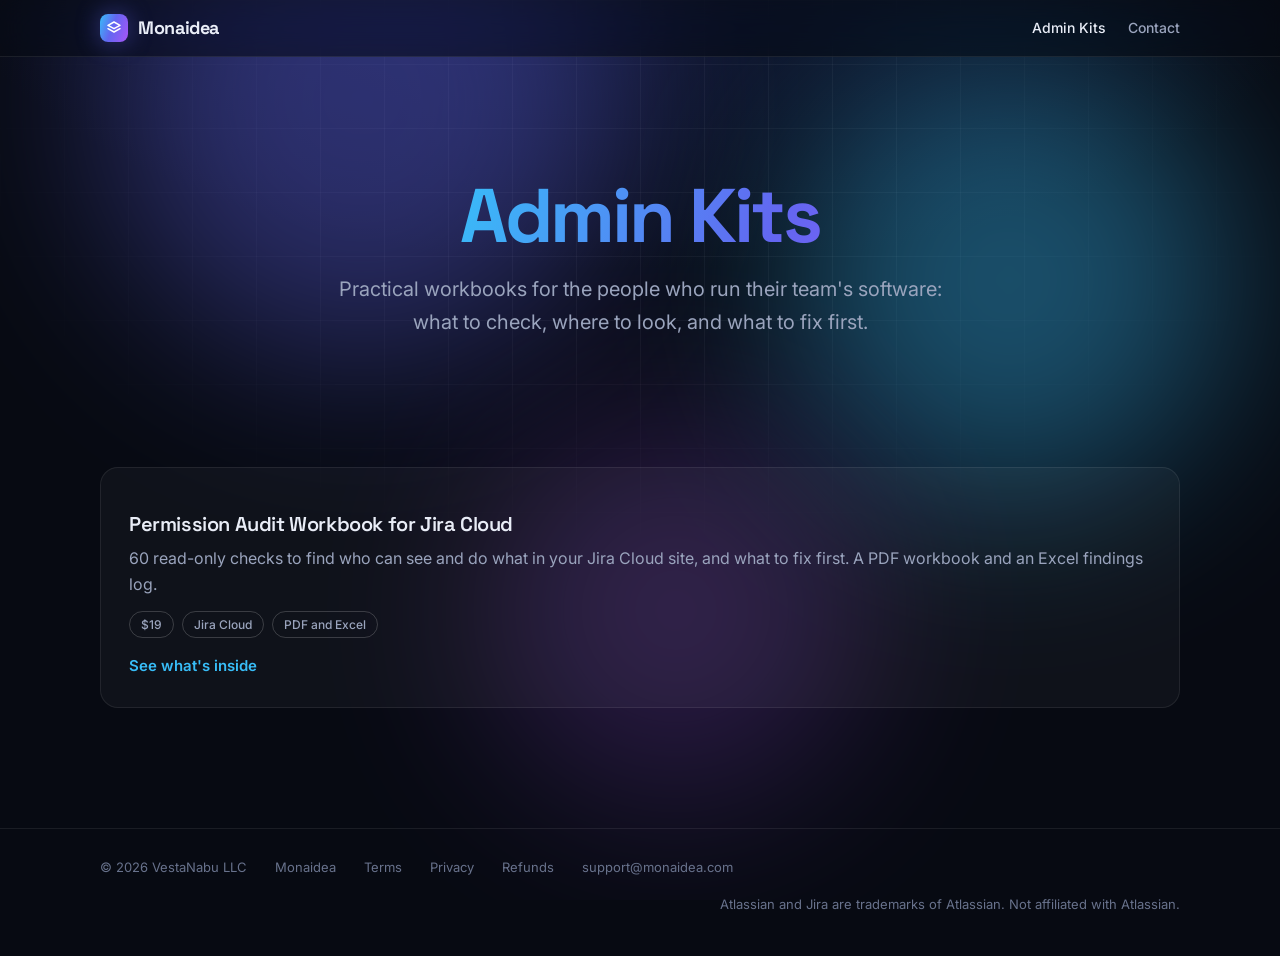
<file: index.html>
<!doctype html><html lang="en"><head><meta charset="utf-8"><meta name="viewport" content="width=device-width,initial-scale=1">
<title>Admin Kits · Monaidea</title><meta name="description" content="Admin Kits by Monaidea: practical workbooks for the people who run their team's software. First: a permission audit workbook for Jira Cloud."><meta name="theme-color" content="#070a12">
<link rel="canonical" href="https://adminkits.monaidea.com/">
<link rel="icon" href="data:image/svg+xml,%3Csvg xmlns='http://www.w3.org/2000/svg' viewBox='0 0 24 24'%3E%3Crect width='24' height='24' rx='6' fill='%236366f1'/%3E%3Cpath d='M12 5 5 9l7 4 7-4-7-4Zm-7 8 7 4 7-4' fill='none' stroke='white' stroke-width='2' stroke-linejoin='round'/%3E%3C/svg%3E">
<link rel="stylesheet" href="/style.css"></head><body>
<div class="sky" aria-hidden="true"><div class="orb o1"></div><div class="orb o2"></div><div class="orb o3"></div></div>
<nav><div class="nav-in"><a class="brand" href="https://www.monaidea.com/"><span class="mark"><svg viewBox="0 0 24 24" fill="none" stroke="#fff" stroke-width="2.2" stroke-linecap="round" stroke-linejoin="round"><path d="M12 3 3 8l9 5 9-5-9-5Z"/><path d="m3 13 9 5 9-5"/></svg></span>Monaidea</a><div class="nav-links"><a href="/" aria-current="page">Admin Kits</a><a href="https://www.monaidea.com/#contact">Contact</a></div></div></nav>
<main>
<section class="hero"><h1><span class="grad">Admin Kits</span></h1>
<p class="lede">Practical workbooks for the people who run their team's software: what to check, where to look, and what to fix first.</p></section>
<section aria-label="Kits"><div class="grid">
<a class="card" href="/jira-permission-audit/"><h3>Permission Audit Workbook for Jira Cloud</h3>
<p>60 read-only checks to find who can see and do what in your Jira Cloud site, and what to fix first. A PDF workbook and an Excel findings log.</p>
<div class="chips"><span class="chip">$19</span><span class="chip">Jira Cloud</span><span class="chip">PDF and Excel</span></div>
<span class="more">See what's inside</span></a>
</div></section>
</main>
<footer><div class="foot"><span>© 2026 VestaNabu LLC</span><a href="https://www.monaidea.com/">Monaidea</a><a href="https://www.monaidea.com/terms/">Terms</a><a href="https://www.monaidea.com/privacy/">Privacy</a><a href="https://www.monaidea.com/refunds/">Refunds</a><a href="mailto:support@monaidea.com">support@monaidea.com</a><span class="r">Atlassian and Jira are trademarks of Atlassian. Not affiliated with Atlassian.</span></div></footer>
</body></html>
</file>
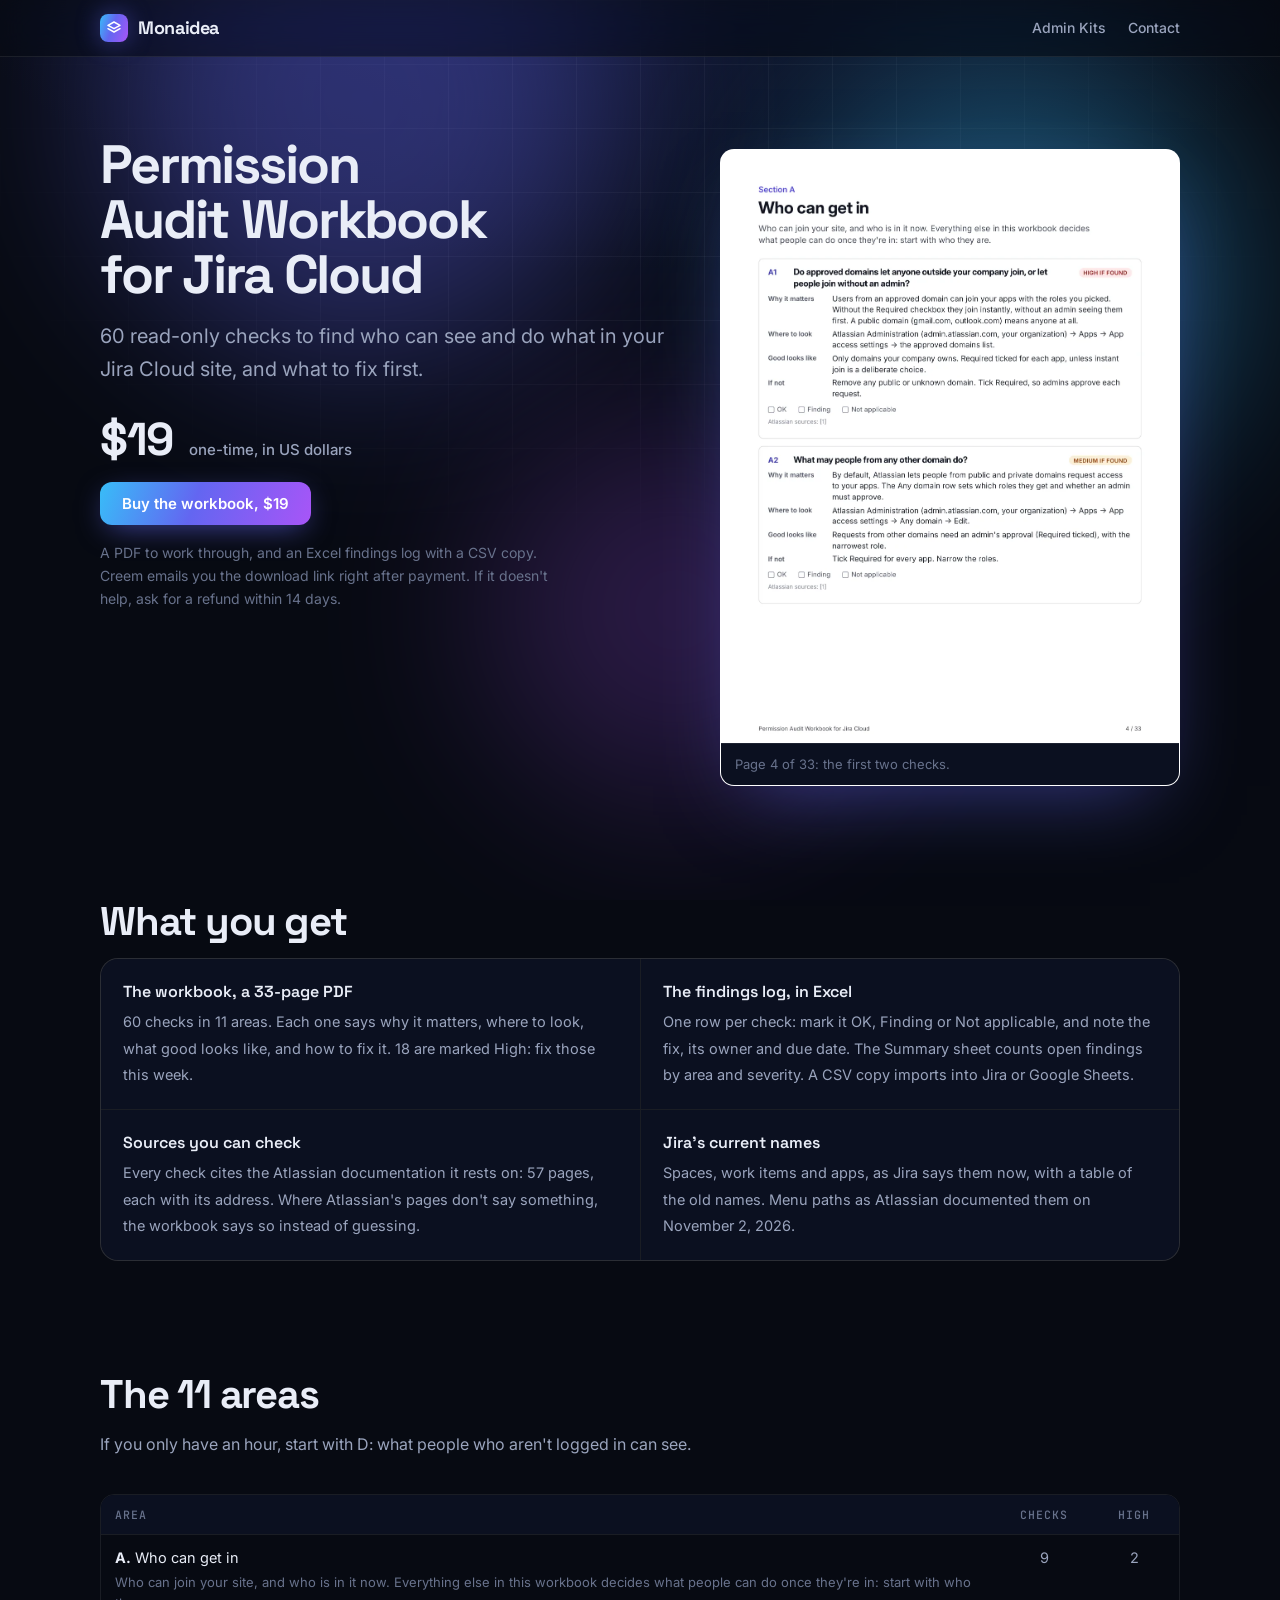
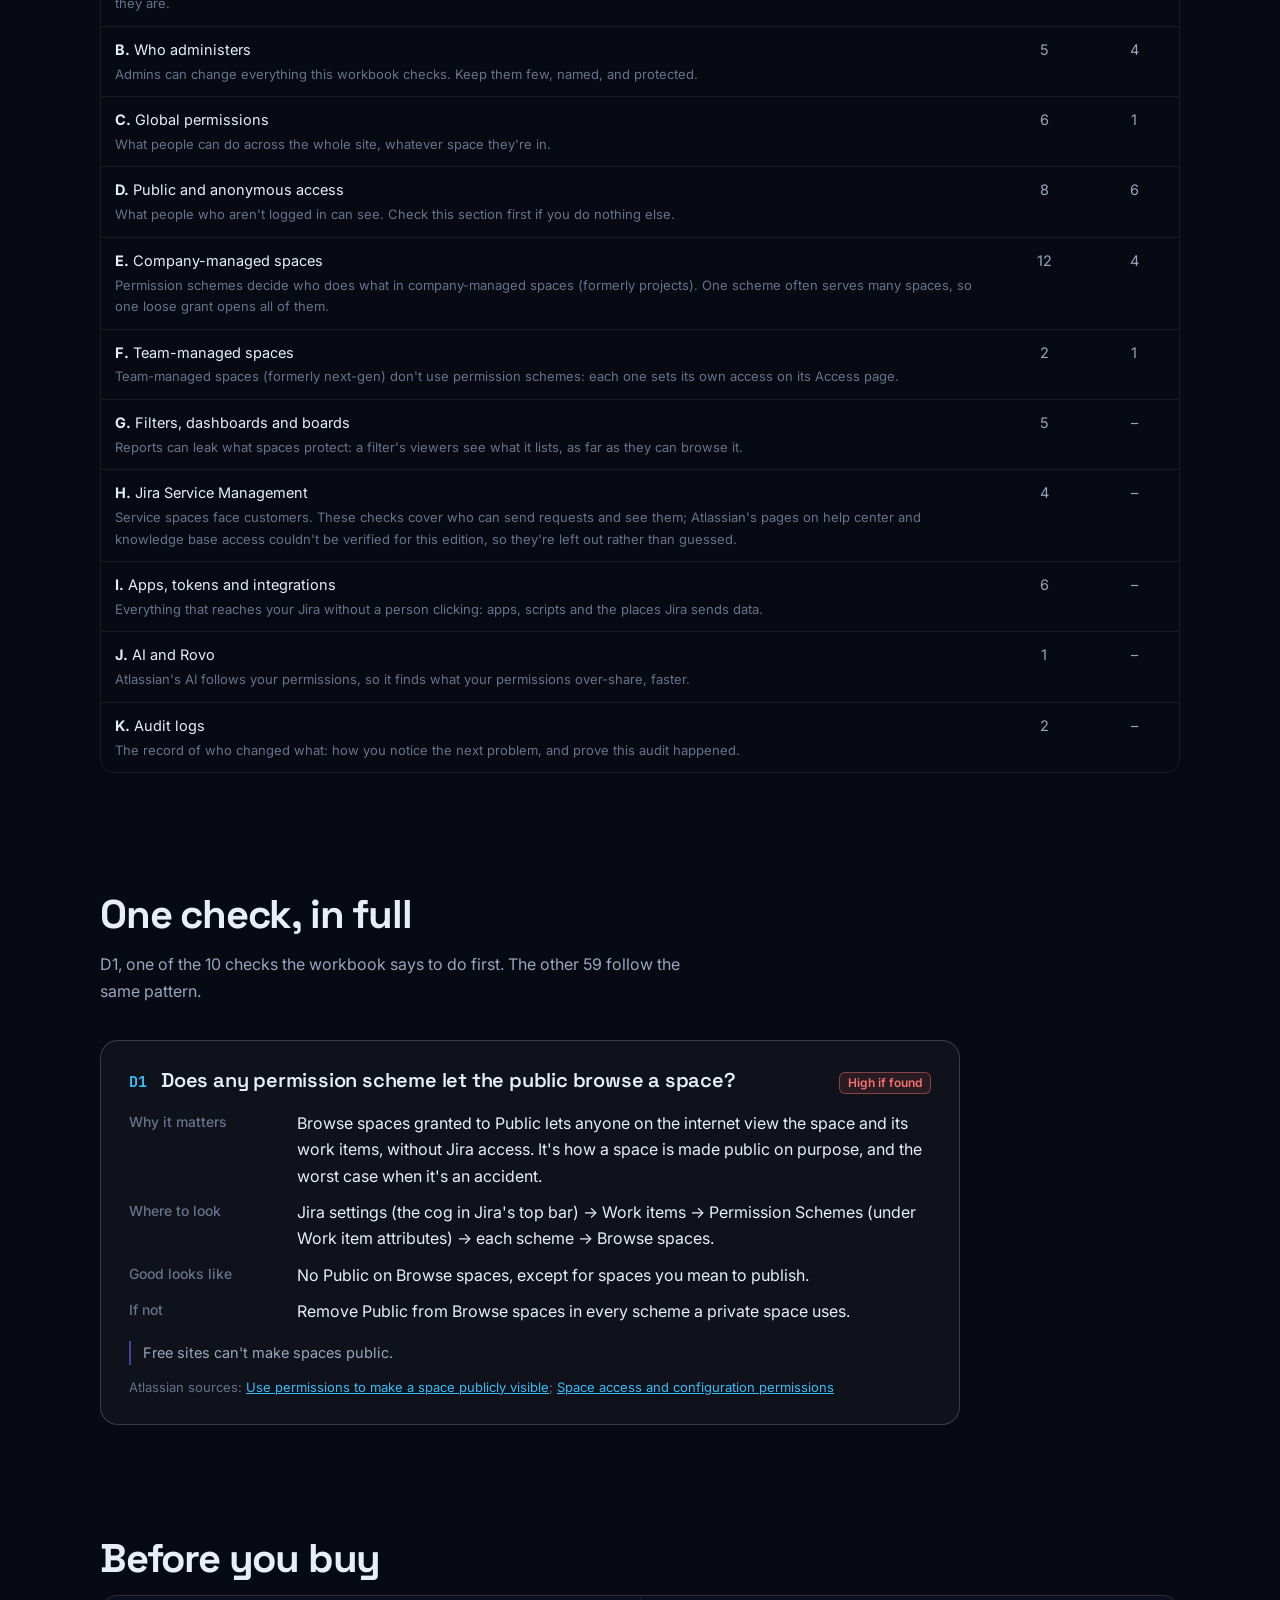
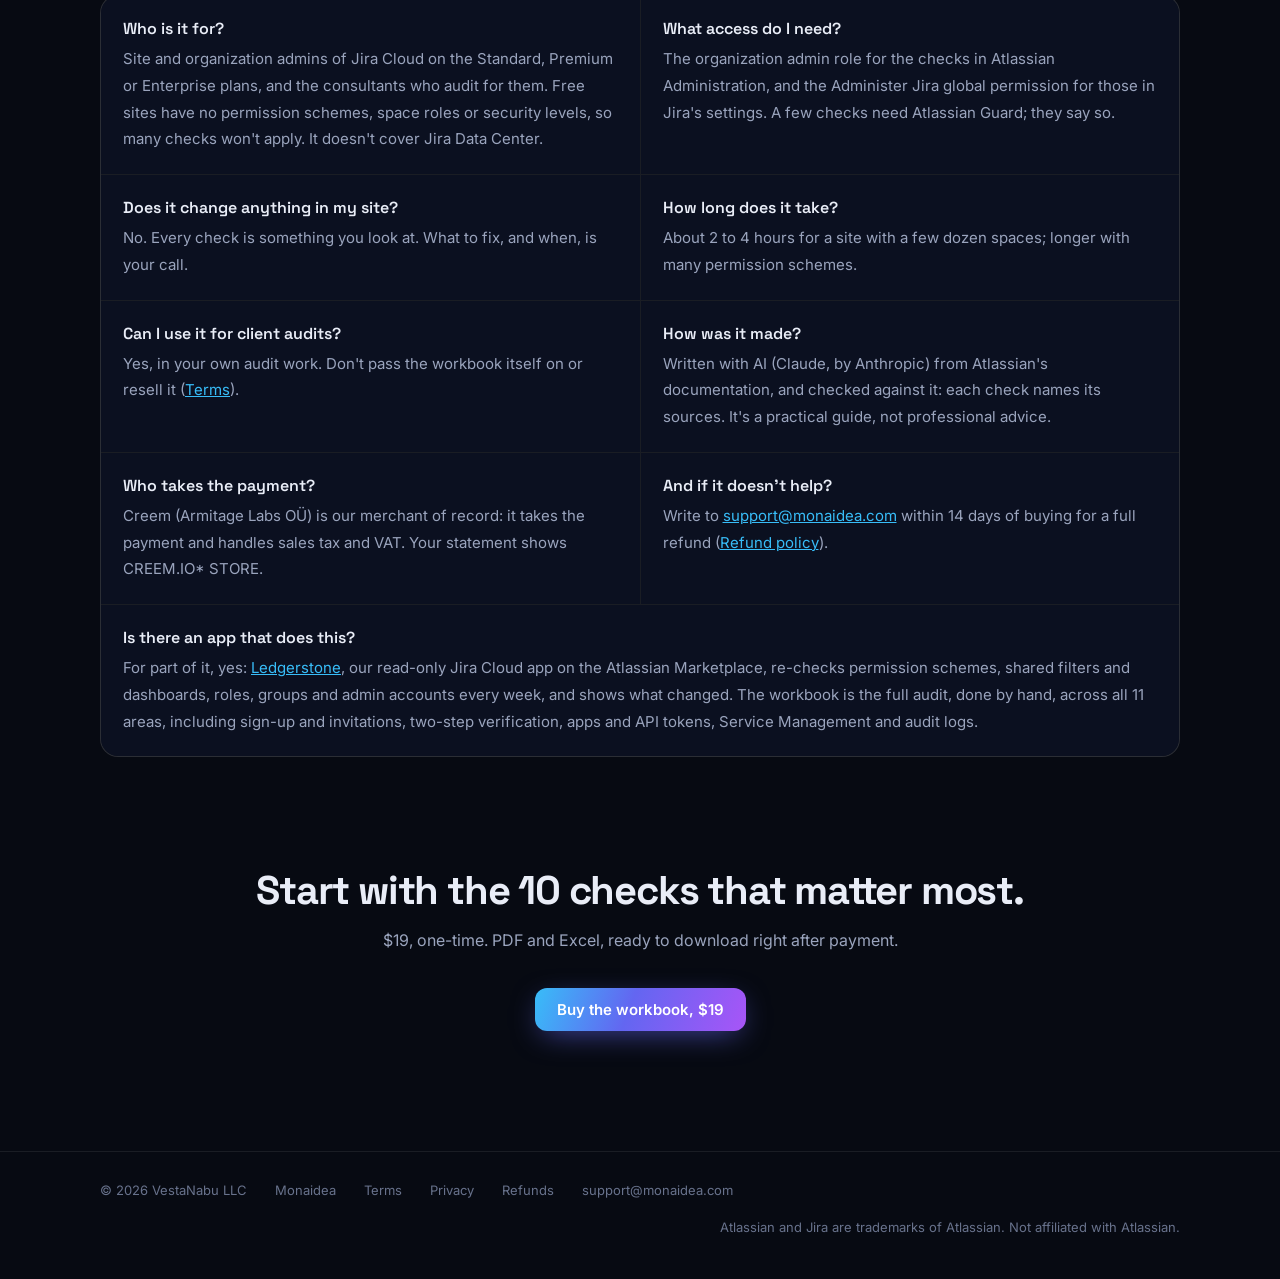
<file: jira-permission-audit/index.html>
<!doctype html><html lang="en"><head><meta charset="utf-8"><meta name="viewport" content="width=device-width,initial-scale=1">
<title>Permission Audit Workbook for Jira Cloud | Admin Kits</title><meta name="description" content="60 read-only checks to find who can see and do what in your Jira Cloud site, and what to fix first. A PDF workbook and a findings spreadsheet, $19."><meta name="theme-color" content="#070a12">
<link rel="canonical" href="https://adminkits.monaidea.com/jira-permission-audit/">
<meta property="og:type" content="product"><meta property="og:title" content="Permission Audit Workbook for Jira Cloud"><meta property="og:description" content="60 read-only checks to find who can see and do what in your Jira Cloud site, and what to fix first. A PDF workbook and a findings spreadsheet, $19.">
<meta property="og:url" content="https://adminkits.monaidea.com/jira-permission-audit/"><meta property="og:image" content="https://adminkits.monaidea.com/jira-permission-audit/og.png"><meta property="og:image:width" content="1200"><meta property="og:image:height" content="630">
<meta name="twitter:card" content="summary_large_image">
<link rel="icon" href="data:image/svg+xml,%3Csvg xmlns='http://www.w3.org/2000/svg' viewBox='0 0 24 24'%3E%3Crect width='24' height='24' rx='6' fill='%236366f1'/%3E%3Cpath d='M12 5 5 9l7 4 7-4-7-4Zm-7 8 7 4 7-4' fill='none' stroke='white' stroke-width='2' stroke-linejoin='round'/%3E%3C/svg%3E">
<link rel="stylesheet" href="/style.css">
<script type="application/ld+json">{"@context": "https://schema.org", "@type": "Product", "name": "Permission Audit Workbook for Jira Cloud", "description": "60 read-only checks to find who can see and do what in your Jira Cloud site, and what to fix first. A PDF workbook and a findings spreadsheet, $19.", "image": "https://adminkits.monaidea.com/jira-permission-audit/og.png", "brand": {"@type": "Brand", "name": "Monaidea"}, "offers": {"@type": "Offer", "price": "19.00", "priceCurrency": "USD", "url": "https://adminkits.monaidea.com/jira-permission-audit/", "availability": "https://schema.org/InStock"}}</script></head><body>
<div class="sky" aria-hidden="true"><div class="orb o1"></div><div class="orb o2"></div><div class="orb o3"></div></div>
<nav><div class="nav-in"><a class="brand" href="https://www.monaidea.com/"><span class="mark"><svg viewBox="0 0 24 24" fill="none" stroke="#fff" stroke-width="2.2" stroke-linecap="round" stroke-linejoin="round"><path d="M12 3 3 8l9 5 9-5-9-5Z"/><path d="m3 13 9 5 9-5"/></svg></span>Monaidea</a><div class="nav-links"><a href="/">Admin Kits</a><a href="https://www.monaidea.com/#contact">Contact</a></div></div></nav>
<main>
<section class="split kit-hero">
<div><h1>Permission Audit Workbook for Jira Cloud</h1>
<p class="lede">60 read-only checks to find who can see and do what in your Jira Cloud site, and what to fix first.</p>
<div class="kit-buy"><p class="amount">$19 <small>one-time, in US dollars</small></p>
<div class="cta"><a class="btn primary" href="https://www.creem.io/payment/prod_3LbGMCv4IAsyUWKCCO1rpw">Buy the workbook, $19</a></div>
<p class="fine">A PDF to work through, and an Excel findings log with a CSV copy. Creem emails you the download link right after payment. If it doesn't help, ask for a refund within 14 days.</p></div></div>
<figure class="shot kit-page"><img src="page-4.webp" width="1105" height="1430" alt="Page 4 of the workbook: checks A1 and A2, each with why it matters, where to look, what good looks like, and how to fix it."><figcaption>Page 4 of 33: the first two checks.</figcaption></figure>
</section>

<section aria-labelledby="inside"><h2 id="inside">What you get</h2>
<div class="defs">
<div><b>The workbook, a 33-page PDF</b><span>60 checks in 11 areas. Each one says why it matters, where to look, what good looks like, and how to fix it. 18 are marked High: fix those this week.</span></div>
<div><b>The findings log, in Excel</b><span>One row per check: mark it OK, Finding or Not applicable, and note the fix, its owner and due date. The Summary sheet counts open findings by area and severity. A CSV copy imports into Jira or Google Sheets.</span></div>
<div><b>Sources you can check</b><span>Every check cites the Atlassian documentation it rests on: 57 pages, each with its address. Where Atlassian's pages don't say something, the workbook says so instead of guessing.</span></div>
<div><b>Jira's current names</b><span>Spaces, work items and apps, as Jira says them now, with a table of the old names. Menu paths as Atlassian documented them on November 2, 2026.</span></div>
</div></section>

<section aria-labelledby="areas"><h2 id="areas">The 11 areas</h2>
<p class="sub">If you only have an hour, start with D: what people who aren't logged in can see.</p>
<div class="tbl-wrap"><table class="tbl kit-areas"><thead><tr><th>Area</th><th>Checks</th><th>High</th></tr></thead><tbody><tr><td><b>A.</b> Who can get in<small>Who can join your site, and who is in it now. Everything else in this workbook decides what people can do once they&#x27;re in: start with who they are.</small></td><td>9</td><td>2</td></tr><tr><td><b>B.</b> Who administers<small>Admins can change everything this workbook checks. Keep them few, named, and protected.</small></td><td>5</td><td>4</td></tr><tr><td><b>C.</b> Global permissions<small>What people can do across the whole site, whatever space they&#x27;re in.</small></td><td>6</td><td>1</td></tr><tr><td><b>D.</b> Public and anonymous access<small>What people who aren&#x27;t logged in can see. Check this section first if you do nothing else.</small></td><td>8</td><td>6</td></tr><tr><td><b>E.</b> Company-managed spaces<small>Permission schemes decide who does what in company-managed spaces (formerly projects). One scheme often serves many spaces, so one loose grant opens all of them.</small></td><td>12</td><td>4</td></tr><tr><td><b>F.</b> Team-managed spaces<small>Team-managed spaces (formerly next-gen) don&#x27;t use permission schemes: each one sets its own access on its Access page.</small></td><td>2</td><td>1</td></tr><tr><td><b>G.</b> Filters, dashboards and boards<small>Reports can leak what spaces protect: a filter&#x27;s viewers see what it lists, as far as they can browse it.</small></td><td>5</td><td>–</td></tr><tr><td><b>H.</b> Jira Service Management<small>Service spaces face customers. These checks cover who can send requests and see them; Atlassian&#x27;s pages on help center and knowledge base access couldn&#x27;t be verified for this edition, so they&#x27;re left out rather than guessed.</small></td><td>4</td><td>–</td></tr><tr><td><b>I.</b> Apps, tokens and integrations<small>Everything that reaches your Jira without a person clicking: apps, scripts and the places Jira sends data.</small></td><td>6</td><td>–</td></tr><tr><td><b>J.</b> AI and Rovo<small>Atlassian&#x27;s AI follows your permissions, so it finds what your permissions over-share, faster.</small></td><td>1</td><td>–</td></tr><tr><td><b>K.</b> Audit logs<small>The record of who changed what: how you notice the next problem, and prove this audit happened.</small></td><td>2</td><td>–</td></tr></tbody></table></div>
</section>

<section aria-labelledby="sample"><h2 id="sample">One check, in full</h2>
<p class="sub">D1, one of the 10 checks the workbook says to do first. The other 59 follow the same pattern.</p>
<article class="kc" aria-labelledby="d1">
<header><span class="kc-id">D1</span><h3 id="d1">Does any permission scheme let the public browse a space?</h3><span class="sev high">High if found</span></header>
<dl><dt>Why it matters</dt><dd>Browse spaces granted to Public lets anyone on the internet view the space and its work items, without Jira access. It&#x27;s how a space is made public on purpose, and the worst case when it&#x27;s an accident.</dd>
<dt>Where to look</dt><dd>Jira settings (the cog in Jira&#x27;s top bar) → Work items → Permission Schemes (under Work item attributes) → each scheme → Browse spaces.</dd>
<dt>Good looks like</dt><dd>No Public on Browse spaces, except for spaces you mean to publish.</dd>
<dt>If not</dt><dd>Remove Public from Browse spaces in every scheme a private space uses.</dd></dl>
<p class="kc-note">Free sites can&#x27;t make spaces public.</p>
<p class="kc-src">Atlassian sources: <a href="https://support.atlassian.com/jira-cloud-administration/docs/use-permissions-to-make-a-space-publicly-visible/">Use permissions to make a space publicly visible</a>; <a href="https://support.atlassian.com/jira-cloud-administration/docs/space-access-and-configuration-permissions/">Space access and configuration permissions</a></p>
</article>
</section>

<section aria-labelledby="faq"><h2 id="faq">Before you buy</h2>
<div class="faq kit-faq">
<div><b>Who is it for?</b><span>Site and organization admins of Jira Cloud on the Standard, Premium or Enterprise plans, and the consultants who audit for them. Free sites have no permission schemes, space roles or security levels, so many checks won't apply. It doesn't cover Jira Data Center.</span></div>
<div><b>What access do I need?</b><span>The organization admin role for the checks in Atlassian Administration, and the Administer Jira global permission for those in Jira's settings. A few checks need Atlassian Guard; they say so.</span></div>
<div><b>Does it change anything in my site?</b><span>No. Every check is something you look at. What to fix, and when, is your call.</span></div>
<div><b>How long does it take?</b><span>About 2 to 4 hours for a site with a few dozen spaces; longer with many permission schemes.</span></div>
<div><b>Can I use it for client audits?</b><span>Yes, in your own audit work. Don't pass the workbook itself on or resell it (<a href="https://www.monaidea.com/terms/">Terms</a>).</span></div>
<div><b>How was it made?</b><span>Written with AI (Claude, by Anthropic) from Atlassian's documentation, and checked against it: each check names its sources. It's a practical guide, not professional advice.</span></div>
<div><b>Who takes the payment?</b><span>Creem (Armitage Labs OÜ) is our merchant of record: it takes the payment and handles sales tax and VAT. Your statement shows CREEM.IO* STORE.</span></div>
<div><b>And if it doesn't help?</b><span>Write to <a href="mailto:support@monaidea.com">support@monaidea.com</a> within 14 days of buying for a full refund (<a href="https://www.monaidea.com/refunds/">Refund policy</a>).</span></div>
<div class="wide"><b>Is there an app that does this?</b><span>For part of it, yes: <a href="https://ledgerstone.monaidea.com/">Ledgerstone</a>, our read-only Jira Cloud app on the Atlassian Marketplace, re-checks permission schemes, shared filters and dashboards, roles, groups and admin accounts every week, and shows what changed. The workbook is the full audit, done by hand, across all 11 areas, including sign-up and invitations, two-step verification, apps and API tokens, Service Management and audit logs.</span></div>
</div></section>

<section class="kit-end"><h2>Start with the 10 checks that matter most.</h2>
<p class="sub">$19, one-time. PDF and Excel, ready to download right after payment.</p>
<div class="cta"><a class="btn primary" href="https://www.creem.io/payment/prod_3LbGMCv4IAsyUWKCCO1rpw">Buy the workbook, $19</a></div></section>
</main>
<footer><div class="foot"><span>© 2026 VestaNabu LLC</span><a href="https://www.monaidea.com/">Monaidea</a><a href="https://www.monaidea.com/terms/">Terms</a><a href="https://www.monaidea.com/privacy/">Privacy</a><a href="https://www.monaidea.com/refunds/">Refunds</a><a href="mailto:support@monaidea.com">support@monaidea.com</a><span class="r">Atlassian and Jira are trademarks of Atlassian. Not affiliated with Atlassian.</span></div></footer>
</body></html>
</file>
<file: style.css>
@import url('https://fonts.googleapis.com/css2?family=Space+Grotesk:wght@500;600;700&family=Inter:wght@400;500;600&family=JetBrains+Mono:wght@500&display=swap');
:root{
  --bg:#070a12;--bg2:#0b1020;--card:rgba(255,255,255,.035);--card-hi:rgba(255,255,255,.07);
  --line:rgba(255,255,255,.08);--line-hi:rgba(255,255,255,.18);
  --fg:#e9edf7;--muted:#9aa4bd;--dim:#68728c;
  --a1:#38bdf8;--a2:#6366f1;--a3:#a855f7;--ok:#34d399;--warn:#fbbf24;--bad:#f87171;
  --grad:linear-gradient(110deg,var(--a1),var(--a2) 45%,var(--a3));
  --r:18px;--display:'Space Grotesk',system-ui,sans-serif;--body:'Inter',system-ui,sans-serif;--mono:'JetBrains Mono',ui-monospace,monospace
}
*{box-sizing:border-box}html{scroll-behavior:smooth}
body{margin:0;background:var(--bg);color:var(--fg);font:16px/1.65 var(--body);-webkit-font-smoothing:antialiased;overflow-x:hidden;min-height:100vh}
a{color:inherit}
/* background: aurora + grid */
.sky{position:fixed;inset:0;z-index:-1;pointer-events:none;overflow:hidden;background:radial-gradient(1200px 600px at 50% -10%,#121a3a 0%,transparent 60%),var(--bg)}
.sky::before{content:"";position:absolute;inset:0;background-image:linear-gradient(var(--line) 1px,transparent 1px),linear-gradient(90deg,var(--line) 1px,transparent 1px);background-size:64px 64px;mask-image:radial-gradient(ellipse 70% 55% at 50% 20%,#000 30%,transparent 75%);opacity:.55}
.orb{position:absolute;border-radius:50%;filter:blur(90px);opacity:.38;animation:drift 22s ease-in-out infinite alternate}
.orb.o1{width:520px;height:520px;background:var(--a2);top:-160px;left:8%}
.orb.o2{width:440px;height:440px;background:var(--a1);top:60px;right:4%;animation-delay:-7s}
.orb.o3{width:380px;height:380px;background:var(--a3);top:420px;left:38%;opacity:.22;animation-delay:-13s}
@keyframes drift{to{transform:translate(60px,40px) scale(1.12)}}
/* nav */
nav{position:sticky;top:0;z-index:10;backdrop-filter:blur(14px) saturate(140%);-webkit-backdrop-filter:blur(14px) saturate(140%);background:rgba(7,10,18,.6);border-bottom:1px solid var(--line)}
.nav-in{max-width:1120px;margin:0 auto;display:flex;align-items:center;gap:28px;padding:14px 20px}
.brand{display:flex;align-items:center;gap:10px;text-decoration:none;font:700 18px/1 var(--display);letter-spacing:-.02em}
.brand small{font:500 12px var(--body);color:var(--dim);letter-spacing:0;margin-left:2px}
.mark{width:28px;height:28px;border-radius:8px;background:var(--grad);display:grid;place-items:center;box-shadow:0 0 24px rgba(99,102,241,.45)}
.mark svg{width:16px;height:16px}
.nav-links{margin-left:auto;display:flex;gap:22px}
.nav-links a{text-decoration:none;color:var(--muted);font-size:14px;font-weight:500;transition:color .2s}
.nav-links a:hover,.nav-links a[aria-current]{color:var(--fg)}
main{max-width:1120px;margin:0 auto;padding:0 20px}
/* hero */
.hero{padding:96px 0 72px;text-align:center}
.eyebrow{display:inline-flex;align-items:center;gap:8px;padding:6px 14px;border:1px solid var(--line-hi);border-radius:999px;background:var(--card);font:500 13px var(--body);color:var(--muted)}
.eyebrow i{width:7px;height:7px;border-radius:50%;background:var(--ok);box-shadow:0 0 10px var(--ok);animation:pulse 2.4s infinite}
@keyframes pulse{50%{opacity:.35}}
h1{font:700 clamp(40px,7vw,76px)/1.02 var(--display);letter-spacing:-.04em;margin:24px auto 18px;max-width:900px}
.grad{background:var(--grad);-webkit-background-clip:text;background-clip:text;color:transparent;background-size:200% auto;animation:shine 8s linear infinite}
@keyframes shine{to{background-position:200% center}}
.lede{font-size:clamp(17px,2vw,20px);color:var(--muted);max-width:640px;margin:0 auto}
.cta{display:flex;gap:12px;justify-content:center;flex-wrap:wrap;margin-top:34px}
.btn{display:inline-flex;align-items:center;gap:8px;padding:12px 22px;border-radius:12px;font:600 15px var(--body);text-decoration:none;transition:transform .2s,box-shadow .2s,background .2s}
.btn.primary{background:var(--grad);color:#fff;box-shadow:0 8px 30px -8px rgba(99,102,241,.7)}
.btn.primary:hover{transform:translateY(-2px);box-shadow:0 14px 40px -8px rgba(99,102,241,.85)}
.btn.ghost{border:1px solid var(--line-hi);background:var(--card)}
.btn.ghost:hover{background:var(--card-hi)}
/* sections */
section{padding:56px 0}
.kicker{font:500 12px var(--mono);letter-spacing:.14em;text-transform:uppercase;color:var(--a1);margin:0 0 10px}
h2{font:700 clamp(28px,4vw,40px)/1.1 var(--display);letter-spacing:-.03em;margin:0 0 14px}
.sub{color:var(--muted);max-width:620px;margin:0 0 36px}
/* cards with cursor spotlight */
.grid{display:grid;gap:18px;grid-template-columns:repeat(auto-fit,minmax(280px,1fr))}
.card{position:relative;border:1px solid var(--line);border-radius:var(--r);background:var(--card);padding:28px;overflow:hidden;transition:border-color .25s,transform .25s}
.card::before{content:"";position:absolute;inset:0;background:radial-gradient(420px circle at var(--x,50%) var(--y,0%),rgba(99,102,241,.16),transparent 45%);opacity:0;transition:opacity .3s;pointer-events:none}
.card:hover{border-color:var(--line-hi);transform:translateY(-3px)}.card:hover::before{opacity:1}
.card h3{font:600 20px/1.25 var(--display);letter-spacing:-.02em;margin:16px 0 8px}
.card p{color:var(--muted);margin:0}
.icon{width:44px;height:44px;border-radius:12px;display:grid;place-items:center;background:rgba(99,102,241,.12);border:1px solid rgba(99,102,241,.3)}
.icon svg{width:22px;height:22px;stroke:var(--a1);fill:none;stroke-width:1.8;stroke-linecap:round;stroke-linejoin:round}
/* app card (featured) */
.app{display:grid;grid-template-columns:1.1fr 1fr;gap:0;padding:0;text-decoration:none}
.app .body{padding:36px}
.app .logo{width:56px;height:56px;border-radius:16px;background:var(--grad);display:grid;place-items:center;box-shadow:0 10px 40px -10px rgba(56,189,248,.8)}
.app .logo svg{width:30px;height:30px}
.chips{display:flex;flex-wrap:wrap;gap:8px;margin:18px 0 22px}
.chip{font:500 12px var(--body);padding:5px 11px;border-radius:999px;border:1px solid var(--line-hi);color:var(--muted)}
.chip.ok{color:var(--ok);border-color:rgba(52,211,153,.35);background:rgba(52,211,153,.08)}
.more{font-weight:600;color:var(--a1)}
.app .preview{border-left:1px solid var(--line);background:linear-gradient(180deg,rgba(99,102,241,.08),transparent);padding:28px;display:flex;align-items:center}
.soon{border-style:dashed;display:flex;flex-direction:column;justify-content:center;min-height:200px}
.soon h3{color:var(--muted)}
/* mock product panel (illustrative) */
.panel{width:100%;border:1px solid var(--line-hi);border-radius:14px;background:rgba(11,16,32,.85);box-shadow:0 30px 80px -30px rgba(0,0,0,.8);font-size:13px;overflow:hidden}
.panel .bar{display:flex;gap:6px;padding:10px 12px;border-bottom:1px solid var(--line)}
.panel .bar i{width:9px;height:9px;border-radius:50%;background:var(--line-hi)}
.panel .in{padding:16px}
.verdict{display:flex;align-items:center;gap:10px;font:600 14px var(--display);margin-bottom:12px}
.dot{width:9px;height:9px;border-radius:50%;flex:none}.dot.bad{background:var(--bad);box-shadow:0 0 10px var(--bad)}.dot.warn{background:var(--warn)}.dot.ok{background:var(--ok)}
.kpis{display:grid;grid-template-columns:repeat(3,1fr);gap:8px;margin-bottom:12px}
.kpi{border:1px solid var(--line);border-radius:10px;padding:10px}.kpi b{display:block;font:700 20px var(--display)}.kpi span{color:var(--dim);font-size:11px}
.row{display:flex;align-items:center;gap:10px;padding:8px 0;border-top:1px solid var(--line);color:var(--muted)}
.row em{margin-left:auto;font-style:normal;font:500 11px var(--mono);color:var(--dim)}
.caption{font-size:12px;color:var(--dim);margin-top:10px;text-align:center}
/* product page hero split */
.split{display:grid;grid-template-columns:1fr 1fr;gap:48px;align-items:center;padding:80px 0 48px;text-align:left}
.split h1{margin:20px 0 16px;font-size:clamp(38px,5.5vw,62px)}.split .lede{margin:0}.split .cta{justify-content:flex-start}
.price{display:grid;grid-template-columns:repeat(auto-fit,minmax(240px,1fr));gap:18px}
.price .card b{font:700 40px var(--display);letter-spacing:-.03em}.price .card b small{font:500 15px var(--body);color:var(--muted)}
.trust{display:grid;grid-template-columns:repeat(auto-fit,minmax(200px,1fr));gap:1px;background:var(--line);border:1px solid var(--line);border-radius:var(--r);overflow:hidden}
.trust div{background:var(--bg2);padding:22px}.trust b{display:block;font:600 15px var(--display);margin-bottom:4px}.trust span{color:var(--muted);font-size:14px}
/* documentation: numbered steps and reference grid */
.steps{list-style:none;counter-reset:s;padding:0;margin:0;display:grid;gap:18px;grid-template-columns:repeat(auto-fit,minmax(240px,1fr))}
.steps li{counter-increment:s;border:1px solid var(--line);border-radius:var(--r);background:var(--card);padding:24px}
.steps li::before{content:counter(s);display:grid;place-items:center;width:32px;height:32px;border-radius:10px;background:var(--grad);color:#fff;font:700 15px var(--display);margin-bottom:14px}
.steps b{display:block;font:600 18px/1.3 var(--display);letter-spacing:-.02em;margin-bottom:6px}.steps span{color:var(--muted);font-size:15px}.steps strong{color:var(--fg)}.steps a{color:var(--a1)}
.defs{display:grid;grid-template-columns:repeat(2,1fr);gap:1px;background:var(--line);border:1px solid var(--line);border-radius:var(--r);overflow:hidden}
.defs div{background:var(--bg2);padding:22px}.defs b{display:block;font:600 16px var(--display);margin-bottom:6px}.defs span{color:var(--muted);font-size:14.5px}.defs strong{color:var(--fg)}
.sub a{color:var(--a1)}.sub.after{margin:24px 0 0}
/* prose (support/privacy) */
.prose{max-width:720px;padding:72px 0 24px}.prose h1{font-size:clamp(36px,5vw,52px);margin:16px 0}
.prose h2{font-size:22px;margin:40px 0 10px}.prose p,.prose li{color:var(--muted)}.prose strong{color:var(--fg)}
.prose a{color:var(--a1)}.mail{display:inline-flex;align-items:center;gap:10px;margin:8px 0 8px;padding:14px 20px;border-radius:14px;border:1px solid var(--line-hi);background:var(--card);font:600 17px var(--display);text-decoration:none}
footer{border-top:1px solid var(--line);margin-top:64px}
.foot{max-width:1120px;margin:0 auto;padding:28px 20px 40px;display:flex;flex-wrap:wrap;gap:16px 28px;color:var(--dim);font-size:13px}
.foot a{text-decoration:none}.foot a:hover{color:var(--fg)}.foot .r{margin-left:auto}
/* guide (long-form documentation) */
.doc-head{padding:72px 0 8px;max-width:820px}.doc-head h1{font-size:clamp(36px,5vw,54px);margin:16px 0 12px}
.doc-head .lede{margin:0}.doc-meta{color:var(--dim);font-size:13px;margin-top:14px}
.doc{display:grid;grid-template-columns:230px minmax(0,1fr);gap:48px;align-items:start;padding:32px 0 0}
.toc{position:sticky;top:84px;font-size:14px;border-left:1px solid var(--line);padding-left:16px}
.toc b{display:block;font:500 12px var(--mono);letter-spacing:.12em;text-transform:uppercase;color:var(--a1);margin-bottom:10px}
.toc ol{list-style:none;margin:0;padding:0;display:grid;gap:7px}.toc a{color:var(--muted);text-decoration:none}.toc a:hover{color:var(--fg)}
.doc article{max-width:800px;min-width:0}
.doc article h2{font-size:28px;margin:56px 0 12px;scroll-margin-top:84px}.doc article h2:first-child{margin-top:0}
.doc article h3{font:600 19px/1.3 var(--display);letter-spacing:-.01em;margin:30px 0 8px;scroll-margin-top:84px}
.doc article p,.doc article li{color:var(--muted)}.doc article strong{color:var(--fg)}.doc article a{color:var(--a1)}
.doc article ul,.doc article ol{padding-left:22px}.doc article li{margin:5px 0}
.doc code{font:500 13px var(--mono);color:var(--fg);background:var(--card-hi);border:1px solid var(--line);border-radius:6px;padding:1px 6px;white-space:nowrap}
.tbl-wrap{overflow-x:auto;margin:16px 0 8px;border:1px solid var(--line);border-radius:14px}
.tbl{width:100%;border-collapse:collapse;font-size:14.5px}
.tbl th{text-align:left;font:500 11.5px var(--mono);letter-spacing:.08em;text-transform:uppercase;color:var(--dim);padding:12px 14px;border-bottom:1px solid var(--line);background:var(--bg2)}
.tbl td{padding:11px 14px;border-bottom:1px solid var(--line);color:var(--muted);vertical-align:top}.tbl tr:last-child td{border-bottom:0}
.tbl td:first-child{color:var(--fg)}
.note{margin:18px 0;padding:16px 18px;border:1px solid rgba(99,102,241,.35);border-radius:14px;background:rgba(99,102,241,.08);color:var(--muted)}
.note strong{color:var(--fg)}
.sev{display:inline-block;font:600 12px/1 var(--body);padding:4px 8px;border-radius:6px;border:1px solid;white-space:nowrap}
.sev.high{color:var(--bad);border-color:rgba(248,113,113,.45);background:rgba(248,113,113,.1)}
.sev.med{color:var(--warn);border-color:rgba(251,191,36,.45);background:rgba(251,191,36,.1)}
.sev.unk{color:var(--muted);border-color:var(--line-hi);background:var(--card)}
.sev.none{color:var(--ok);border-color:rgba(52,211,153,.4);background:rgba(52,211,153,.08)}
figure.shot{margin:20px 0 10px;border:1px solid var(--line-hi);border-radius:14px;overflow:hidden;background:#fff}
figure.shot img{display:block;width:100%;height:auto}
figure.shot figcaption{background:var(--bg2);color:var(--dim);font-size:13px;padding:10px 14px;border-top:1px solid var(--line)}
.doc .steps{grid-template-columns:1fr;gap:12px;margin:16px 0}.doc .steps li{padding:18px 20px}
.doc .steps li::before{width:28px;height:28px;font-size:14px;margin-bottom:10px}
/* reveal on scroll */
.reveal{opacity:0;transform:translateY(18px);transition:opacity .7s ease,transform .7s ease}.reveal.in{opacity:1;transform:none}
.video{max-width:1040px;margin:28px auto 0;border:1px solid var(--line-hi);border-radius:18px;overflow:hidden;background:#000;box-shadow:0 30px 80px -30px rgba(0,0,0,.8)}.video video{display:block;width:100%;height:auto}
@media (max-width:820px){.app,.split,.defs{grid-template-columns:1fr}.app .preview{border-left:0;border-top:1px solid var(--line)}.nav-links{gap:14px}.brand small{display:none}}
@media (max-width:480px){.nav-in{gap:12px;padding:14px 16px}.nav-links{gap:10px}.nav-links a{font-size:13.5px}.nav-links a:first-child{display:none}}
@media (max-width:375px){.nav-links a:last-child{display:none}}
@media (prefers-reduced-motion:reduce){*{animation:none!important;transition:none!important}.reveal{opacity:1;transform:none}}
@media (max-width:960px){.doc{grid-template-columns:1fr;gap:20px}.toc{position:static;border-left:0;padding:16px;border:1px solid var(--line);border-radius:14px;background:var(--card)}}
/* print: clean light pages (used for the PDF of the guide) */
@media print{
  :root{--fg:#111827;--muted:#374151;--dim:#6b7280;--line:#d1d5db;--line-hi:#9ca3af;--card:#f9fafb;--card-hi:#f3f4f6;--bg2:#f3f4f6;--a1:#1d4ed8}
  body{background:#fff;color:#111827;font-size:11pt}
  .sky,nav,.toc,.cta,.pdf-link,footer .foot a{display:none!important}
  .grad{background:none;color:#4338ca;-webkit-text-fill-color:#4338ca;animation:none}
  .eyebrow{border-color:#d1d5db;background:#f9fafb;color:#374151}.eyebrow i{display:none}
  .doc{display:block;padding:0}.doc-head{padding:0 0 8px}
  .doc article h2{break-after:avoid;margin-top:28px}.doc article h3{break-after:avoid}
  figure.shot,.tbl-wrap,.note,.steps li{break-inside:avoid}
  .tbl th{background:#f3f4f6;color:#374151}.tbl td:first-child{color:#111827}
  .sev.high{color:#b91c1c;border-color:#fca5a5;background:#fef2f2}.sev.med{color:#92400e;border-color:#fcd34d;background:#fffbeb}
  .sev.none{color:#065f46;border-color:#6ee7b7;background:#ecfdf5}
  .reveal{opacity:1!important;transform:none!important}
  a{color:#1d4ed8}footer{margin-top:24px}
}
/* Flagstone additions (2026-10-25): four-tile illustration and Confluence-style lozenges */
.kpis.k4{grid-template-columns:repeat(4,1fr)}
.lz{margin-left:auto;flex:none;font:600 11px/1 var(--body);padding:4px 7px;border-radius:5px;border:1px solid var(--line-hi);color:var(--muted);white-space:nowrap}
.lz.red{color:var(--bad);border-color:rgba(248,113,113,.45);background:rgba(248,113,113,.1)}
.lz.amber{color:var(--warn);border-color:rgba(251,191,36,.45);background:rgba(251,191,36,.1)}
.lz.blue{color:var(--a1);border-color:rgba(56,189,248,.45);background:rgba(56,189,248,.1)}
.row .q{color:var(--dim);font-style:italic}
.card .chips{margin:14px 0 0}
.faq{display:grid;gap:1px;background:var(--line);border:1px solid var(--line);border-radius:var(--r);overflow:hidden}
.faq div{background:var(--bg2);padding:22px}.faq b{display:block;font:600 16px var(--display);margin-bottom:6px}.faq span{color:var(--muted);font-size:15px}.faq a{color:var(--a1)}
@media (max-width:480px){.kpis.k4{grid-template-columns:repeat(2,1fr)}}
/* Admin Kits: product pages */
a:focus-visible,.btn:focus-visible{outline:2px solid var(--a1);outline-offset:3px}
.kit-hero{grid-template-columns:1.1fr .9fr;align-items:start;padding-top:72px}
.kit-hero h1{font-size:clamp(36px,4.6vw,54px);margin:8px 0 18px;max-width:none}
.kit-buy{margin-top:30px}
.amount{font:700 46px/1 var(--display);letter-spacing:-.03em;margin:0}
.amount small{font:500 15px var(--body);letter-spacing:0;color:var(--muted);margin-left:6px}
.kit-buy .cta{margin-top:20px}
.fine{color:var(--dim);font-size:14px;max-width:480px;margin:16px 0 0}
.btn.is-off{opacity:.55;cursor:not-allowed;box-shadow:none}
.kit-page{margin:0;max-width:460px;justify-self:end;box-shadow:0 30px 80px -30px rgba(99,102,241,.55)}
.kit-areas td small{display:block;color:var(--dim);font-size:13px;margin-top:2px}
.kit-areas td:nth-child(n+2),.kit-areas th:nth-child(n+2){text-align:center;width:90px}
.kc{border:1px solid var(--line-hi);border-radius:var(--r);background:var(--card);padding:26px 28px;max-width:860px}
.kc header{display:flex;gap:14px;align-items:baseline;flex-wrap:wrap;margin-bottom:16px}
.kc-id{font:700 15px var(--mono);color:var(--a1)}
.kc h3{font:600 20px/1.3 var(--display);letter-spacing:-.01em;margin:0;flex:1;min-width:220px}
.kc dl{display:grid;grid-template-columns:150px 1fr;gap:10px 18px;margin:0}
.kc dt{color:var(--dim);font-size:14px;font-weight:500}
.kc dd{margin:0;color:var(--fg)}
.kc-note{margin:16px 0 0;padding-left:12px;border-left:2px solid rgba(99,102,241,.6);color:var(--muted);font-size:14.5px}
.kc-src{margin:12px 0 0;color:var(--dim);font-size:13px}
.kc-src a{color:var(--a1)}
.kit-faq{grid-template-columns:1fr 1fr}
.kit-end{text-align:center}
.kit-end .sub{margin:0 auto 26px}
a.card{display:block;text-decoration:none;color:inherit}
a.card .more{display:inline-block;margin-top:16px;color:var(--a1);font-weight:600;font-size:15px}
@media (max-width:820px){.kit-hero{grid-template-columns:1fr;padding-top:48px}.kit-page{justify-self:start}.kit-faq{grid-template-columns:1fr}.kc dl{grid-template-columns:1fr;gap:2px}.kc dd{margin-bottom:10px}}
.kit-hero h1{text-wrap:balance}
@media (max-width:480px){.kit-areas td:nth-child(n+2),.kit-areas th:nth-child(n+2){width:52px}.kit-areas td small{display:none}}
.kit-faq .wide{grid-column:1/-1}
</file>
